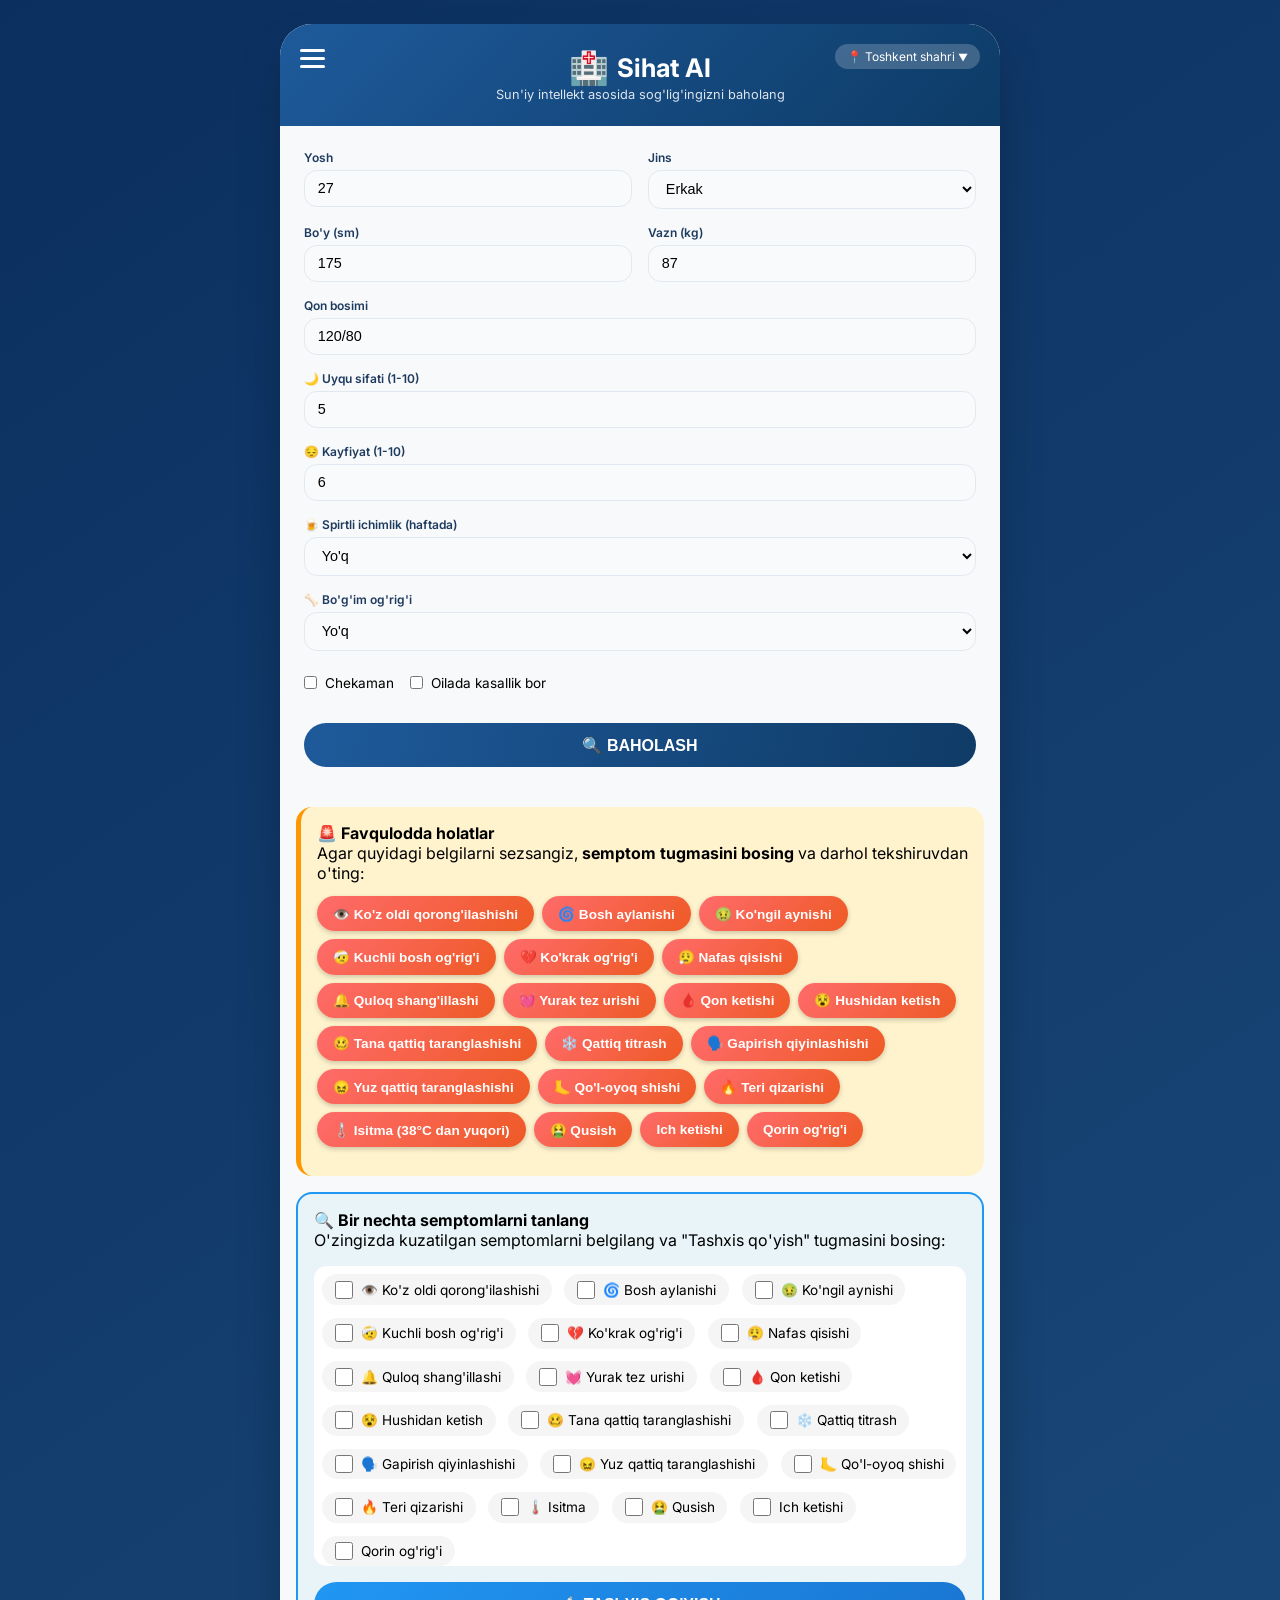
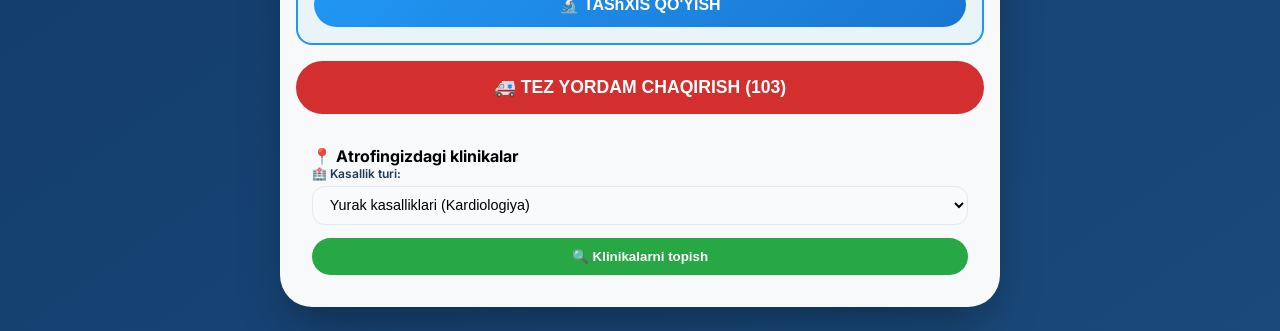
<file: frontend/index.html>
<!DOCTYPE html>
<html lang="uz">
<head>
    <meta charset="UTF-8">
    <meta name="viewport" content="width=device-width, initial-scale=1.0">
    <title>Sihat AI - Sog'liqni baholash</title>
    <link rel="preconnect" href="https://fonts.googleapis.com">
    <link rel="preconnect" href="https://fonts.gstatic.com" crossorigin>
    <link href="https://fonts.googleapis.com/css2?family=Inter:wght@300;400;600;700&display=swap" rel="stylesheet">
    <link rel="stylesheet" href="style.css">
</head>
<body>
    <div class="app-container">
        <div class="health-card">
            <!-- HEADER QISMI -->
            <div class="header">
                <div class="menu-icon" onclick="toggleMenu()">
                    <div class="bar"></div>
                    <div class="bar"></div>
                    <div class="bar"></div>
                </div>

                <div id="regionMenu" class="region-menu" style="display: none;">
                    <div class="region-list">
                        <h4>📍 Viloyatingizni tanlang</h4>
                        <button onclick="selectRegion('Toshkent shahri')">Toshkent shahri</button>
                        <button onclick="selectRegion('Qoraqalpog‘iston')">Qoraqalpog‘iston</button>
                        <button onclick="selectRegion('Andijon')">Andijon viloyati</button>
                        <button onclick="selectRegion('Buxoro')">Buxoro viloyati</button>
                        <button onclick="selectRegion('Jizzax')">Jizzax viloyati</button>
                        <button onclick="selectRegion('Qashqadaryo')">Qashqadaryo viloyati</button>
                        <button onclick="selectRegion('Navoiy')">Navoiy viloyati</button>
                        <button onclick="selectRegion('Namangan')">Namangan viloyati</button>
                        <button onclick="selectRegion('Samarqand')">Samarqand viloyati</button>
                        <button onclick="selectRegion('Surxondaryo')">Surxondaryo viloyati</button>
                        <button onclick="selectRegion('Sirdaryo')">Sirdaryo viloyati</button>
                        <button onclick="selectRegion('Toshkent')">Toshkent viloyati</button>
                        <button onclick="selectRegion('Farg‘ona')">Farg‘ona viloyati</button>
                        <button onclick="selectRegion('Xorazm')">Xorazm viloyati</button>
                    </div>
                </div>

                <div class="logo">
                    <span class="logo-icon">🏥</span>
                    <span class="logo-text">Sihat AI</span>
                </div>
                <p class="tagline" id="tagline">Sun'iy intellekt asosida sog'lig'ingizni baholang</p>
            </div>

            <!-- FORMA QISMI -->
            <form id="healthForm" class="health-form">
                <div class="form-row">
                    <div class="form-group">
                        <label id="ageLabel">Yosh</label>
                        <input type="number" id="age" value="27" required>
                    </div>
                    <div class="form-group">
                        <label id="genderLabel">Jins</label>
                        <select id="gender">
                            <option value="male" id="maleOption">Erkak</option>
                            <option value="female" id="femaleOption">Ayol</option>
                        </select>
                    </div>
                </div>

                <div class="form-row">
                    <div class="form-group">
                        <label id="heightLabel">Bo'y (sm)</label>
                        <input type="number" id="height" value="175" required>
                    </div>
                    <div class="form-group">
                        <label id="weightLabel">Vazn (kg)</label>
                        <input type="number" id="weight" value="87" required>
                    </div>
                </div>

                <div class="form-group">
                    <label id="bpLabel">Qon bosimi</label>
                    <input type="text" id="bloodPressure" placeholder="120/80" value="120/80">
                </div>

                <div class="form-group">
                    <label id="sleepLabel">🌙 Uyqu sifati (1-10)</label>
                    <input type="number" id="sleepQuality" min="1" max="10" value="5" required>
                </div>

                <div class="form-group">
                    <label id="moodLabel">😔 Kayfiyat (1-10)</label>
                    <input type="number" id="mood" min="1" max="10" value="6" required>
                </div>

                <div class="form-group">
                    <label id="alcoholLabel">🍺 Spirtli ichimlik (haftada)</label>
                    <select id="alcohol">
                        <option value="0">Yo'q</option>
                        <option value="1">1-2 marta</option>
                        <option value="2">3-5 marta</option>
                        <option value="3">Har kuni</option>
                    </select>
                </div>

                <div class="form-group">
                    <label id="jointLabel">🦴 Bo'g'im og'rig'i</label>
                    <select id="jointPain">
                        <option value="0">Yo'q</option>
                        <option value="1">Ba'zida</option>
                        <option value="2">Doimiy</option>
                    </select>
                </div>

                <div class="checkbox-group">
                    <label class="checkbox-label">
                        <input type="checkbox" id="smoking"> <span id="smokingLabel">Chekaman</span>
                    </label>
                    <label class="checkbox-label">
                        <input type="checkbox" id="familyHistory"> <span id="familyLabel">Oilada kasallik bor</span>
                    </label>
                </div>

                <button type="submit" class="btn-primary" id="submitBtn">🔍 BAHOLASH</button>
            </form>

            <!-- FAVQULODDA HOLATLAR BO'LIMI -->
<div class="emergency-section">
    <h4>🚨 Favqulodda holatlar</h4>
    <p>Agar quyidagi belgilarni sezsangiz, <strong>semptom tugmasini bosing</strong> va darhol tekshiruvdan o'ting:</p>
    <div class="symptoms-grid">
        <button class="symptom-btn" onclick="checkSymptom('koz_qorongilashishi')">👁️ Ko'z oldi qorong'ilashishi</button>
        <button class="symptom-btn" onclick="checkSymptom('bosh_aylanishi')">🌀 Bosh aylanishi</button>
        <button class="symptom-btn" onclick="checkSymptom('kongil_aynishi')">🤢 Ko'ngil aynishi</button>
        <button class="symptom-btn" onclick="checkSymptom('kuchli_bosh_ogrigi')">🤕 Kuchli bosh og'rig'i</button>
        <button class="symptom-btn" onclick="checkSymptom('kokrak_ogrigi')">💔 Ko'krak og'rig'i</button>
        <button class="symptom-btn" onclick="checkSymptom('nafas_qisishi')">😮‍💨 Nafas qisishi</button>
        <button class="symptom-btn" onclick="checkSymptom('qulog_shangillashi')">🔔 Quloq shang'illashi</button>
        <button class="symptom-btn" onclick="checkSymptom('yurak_urishi')">💓 Yurak tez urishi</button>
        <button class="symptom-btn" onclick="checkSymptom('qon_ketishi')">🩸 Qon ketishi</button>
        <button class="symptom-btn" onclick="checkSymptom('hushidan_ketish')">😵 Hushidan ketish</button>
        <button class="symptom-btn" onclick="checkSymptom('tana_tirishishi')">🥴 Tana qattiq taranglashishi</button>
        <button class="symptom-btn" onclick="checkSymptom('qattiq_titrash')">❄️ Qattiq titrash</button>
        <button class="symptom-btn" onclick="checkSymptom('gapirish_qiyinlashi')">🗣️ Gapirish qiyinlashishi</button>
        <button class="symptom-btn" onclick="checkSymptom('yuz_tirishishi')">😖 Yuz qattiq taranglashishi</button>
        <button class="symptom-btn" onclick="checkSymptom('qol_oyoq_shishi')">🦶 Qo'l-oyoq shishi</button>
        <button class="symptom-btn" onclick="checkSymptom('teri_qizarishi')">🔥 Teri qizarishi</button>
        <button class="symptom-btn" onclick="checkSymptom('isitma')">🌡️ Isitma (38°C dan yuqori)</button>
        <button class="symptom-btn" onclick="checkSymptom('qusish')">🤮 Qusish</button>
        <button class="symptom-btn" onclick="checkSymptom('ich_ketishi')"> Ich ketishi</button>
        <button class="symptom-btn" onclick="checkSymptom('qorin_ogrigi')"> Qorin og'rig'i</button>
    </div>
    <div id="symptomResult" class="symptom-result" style="display: none;"></div>
</div>

<!-- BIR NECHTA SEMPTOMLARNI TANLASH TIZIMI -->
<div class="multi-symptom-section">
    <h4>🔍 Bir nechta semptomlarni tanlang</h4>
    <p>O'zingizda kuzatilgan semptomlarni belgilang va "Tashxis qo'yish" tugmasini bosing:</p>
    <div class="multi-symptoms-grid">
        <label class="multi-symptom-checkbox">
            <input type="checkbox" class="symptom-checkbox" value="koz_qorongilashishi"> 👁️ Ko'z oldi qorong'ilashishi
        </label>
        <label class="multi-symptom-checkbox">
            <input type="checkbox" class="symptom-checkbox" value="bosh_aylanishi"> 🌀 Bosh aylanishi
        </label>
        <label class="multi-symptom-checkbox">
            <input type="checkbox" class="symptom-checkbox" value="kongil_aynishi"> 🤢 Ko'ngil aynishi
        </label>
        <label class="multi-symptom-checkbox">
            <input type="checkbox" class="symptom-checkbox" value="kuchli_bosh_ogrigi"> 🤕 Kuchli bosh og'rig'i
        </label>
        <label class="multi-symptom-checkbox">
            <input type="checkbox" class="symptom-checkbox" value="kokrak_ogrigi"> 💔 Ko'krak og'rig'i
        </label>
        <label class="multi-symptom-checkbox">
            <input type="checkbox" class="symptom-checkbox" value="nafas_qisishi"> 😮‍💨 Nafas qisishi
        </label>
        <label class="multi-symptom-checkbox">
            <input type="checkbox" class="symptom-checkbox" value="qulog_shangillashi"> 🔔 Quloq shang'illashi
        </label>
        <label class="multi-symptom-checkbox">
            <input type="checkbox" class="symptom-checkbox" value="yurak_urishi"> 💓 Yurak tez urishi
        </label>
        <label class="multi-symptom-checkbox">
            <input type="checkbox" class="symptom-checkbox" value="qon_ketishi"> 🩸 Qon ketishi
        </label>
        <label class="multi-symptom-checkbox">
            <input type="checkbox" class="symptom-checkbox" value="hushidan_ketish"> 😵 Hushidan ketish
        </label>
        <label class="multi-symptom-checkbox">
            <input type="checkbox" class="symptom-checkbox" value="tana_tirishishi"> 🥴 Tana qattiq taranglashishi
        </label>
        <label class="multi-symptom-checkbox">
            <input type="checkbox" class="symptom-checkbox" value="qattiq_titrash"> ❄️ Qattiq titrash
        </label>
        <label class="multi-symptom-checkbox">
            <input type="checkbox" class="symptom-checkbox" value="gapirish_qiyinlashi"> 🗣️ Gapirish qiyinlashishi
        </label>
        <label class="multi-symptom-checkbox">
            <input type="checkbox" class="symptom-checkbox" value="yuz_tirishishi"> 😖 Yuz qattiq taranglashishi
        </label>
        <label class="multi-symptom-checkbox">
            <input type="checkbox" class="symptom-checkbox" value="qol_oyoq_shishi"> 🦶 Qo'l-oyoq shishi
        </label>
        <label class="multi-symptom-checkbox">
            <input type="checkbox" class="symptom-checkbox" value="teri_qizarishi"> 🔥 Teri qizarishi
        </label>
        <label class="multi-symptom-checkbox">
            <input type="checkbox" class="symptom-checkbox" value="isitma"> 🌡️ Isitma
        </label>
        <label class="multi-symptom-checkbox">
            <input type="checkbox" class="symptom-checkbox" value="qusish"> 🤮 Qusish
        </label>
        <label class="multi-symptom-checkbox">
            <input type="checkbox" class="symptom-checkbox" value="ich_ketishi">  Ich ketishi
        </label>
        <label class="multi-symptom-checkbox">
            <input type="checkbox" class="symptom-checkbox" value="qorin_ogrigi">  Qorin og'rig'i
        </label>
    </div>
    <button class="diagnose-btn" onclick="diagnoseMultipleSymptoms()">🔬 TAShXIS QO'YISH</button>
    <div id="multiDiagnosisResult" class="multi-diagnosis-result" style="display: none;"></div>
</div>
<!-- TEZ YORDAM TUGMASI -->
<div class="ambulance-section">
    <button id="ambulanceBtn" class="ambulance-btn" onclick="callAmbulance()">
        🚑 TEZ YORDAM CHAQIRISH (103)
    </button>
    <div id="ambulanceResult" class="ambulance-result" style="display: none;"></div>
</div>

            <!-- LOKATSIYA BO'LIMI -->
            <div class="location-finder">
                <h4 id="locationTitle">📍 Atrofingizdagi klinikalar</h4>
                <div class="form-group">
                    <label id="specialtyLabel">🏥 Kasallik turi:</label>
                    <select id="specialtySelect">
                        <option value="kardiologiya">Yurak kasalliklari (Kardiologiya)</option>
                        <option value="endokrinologiya">Diabet va endokrin kasalliklar</option>
                        <option value="nevrologiya">Nevrologiya (asab tizimi)</option>
                    </select>
                </div>
                <button type="button" onclick="findClinics()" class="clinic-btn">🔍 Klinikalarni topish</button>
                <div id="clinicResults" class="clinic-results" style="display: none;"></div>
            </div>

            <!-- NATIJA BO'LIMI -->
            <div id="result" class="result-card" style="display: none;">
                <div class="result-header">
                    <span id="resultTitle">📊 Sog'liq hisoboti</span>
                </div>
                <div id="resultContent"></div>
            </div>
        </div>
    </div>
    <script src="script.js"></script>
</body>
</html>
</file>
<file: frontend/style.css>
* {
    margin: 0;
    padding: 0;
    box-sizing: border-box;
}

body {
    font-family: 'Inter', sans-serif;
    background: linear-gradient(145deg, #0B2F5F 0%, #1A4A7A 100%);
    min-height: 100vh;
    padding: 1.5rem;
    display: flex;
    align-items: center;
    justify-content: center;
}

.app-container {
    width: 100%;
    max-width: 720px;
    margin: 0 auto;
}

.health-card {
    background: rgba(255, 255, 255, 0.97);
    border-radius: 2rem;
    box-shadow: 0 25px 50px -12px rgba(0, 0, 0, 0.35);
    overflow: hidden;
}

.header {
    background: linear-gradient(135deg, #1E5A9B 0%, #0D3B66 100%);
    padding: 1rem 2rem 1.5rem 2rem;
    text-align: center;
    position: relative;
}

.menu-icon {
    position: absolute;
    top: 20px;
    left: 20px;
    cursor: pointer;
    z-index: 100;
}

.bar {
    width: 25px;
    height: 3px;
    background-color: white;
    margin: 5px 0;
    border-radius: 3px;
}

.region-menu {
    position: absolute;
    top: 60px;
    left: 20px;
    background: white;
    border-radius: 12px;
    box-shadow: 0 10px 30px rgba(0,0,0,0.2);
    z-index: 101;
    width: 250px;
    max-height: 400px;
    overflow-y: auto;
    padding: 10px 0;
}

.region-list {
    display: flex;
    flex-direction: column;
}

.region-list h4 {
    padding: 10px 15px;
    margin: 0;
    color: #1E3A5F;
    border-bottom: 1px solid #eee;
}

.region-list button {
    background: none;
    border: none;
    text-align: left;
    padding: 10px 15px;
    cursor: pointer;
    font-size: 14px;
    transition: background 0.2s;
    color: #333;
}

.region-list button:hover {
    background: #f0f0f0;
}

.selected-region-badge {
    position: absolute;
    top: 20px;
    right: 20px;
    background: rgba(255,255,255,0.2);
    padding: 5px 12px;
    border-radius: 20px;
    font-size: 12px;
    color: white;
    cursor: pointer;
}

.logo {
    display: flex;
    align-items: center;
    justify-content: center;
    gap: 0.5rem;
    margin-top: 0.5rem;
}

.logo-icon {
    font-size: 2rem;
}

.logo-text {
    font-size: 1.6rem;
    font-weight: 700;
    color: white;
}

.tagline {
    color: rgba(255, 255, 255, 0.85);
    font-size: 0.8rem;
}

.health-form {
    padding: 1.5rem;
    display: flex;
    flex-direction: column;
    gap: 1rem;
}

.form-row {
    display: flex;
    gap: 1rem;
    flex-wrap: wrap;
}

.form-group {
    flex: 1;
    min-width: 130px;
}

.form-group label {
    display: block;
    font-size: 0.75rem;
    font-weight: 600;
    color: #1E3A5F;
    margin-bottom: 0.3rem;
}

.form-group input,
.form-group select {
    width: 100%;
    padding: 0.6rem 0.8rem;
    border: 1.5px solid #E2E8F0;
    border-radius: 0.8rem;
    font-size: 0.9rem;
    background-color: #F9FAFB;
}

.checkbox-group {
    display: flex;
    flex-wrap: wrap;
    gap: 1rem;
    margin: 0.5rem 0;
}

.checkbox-label {
    display: flex;
    align-items: center;
    gap: 0.5rem;
    font-size: 0.85rem;
    cursor: pointer;
}

.btn-primary {
    background: linear-gradient(105deg, #1E5A9B, #0F3B66);
    border: none;
    padding: 0.8rem;
    border-radius: 2rem;
    font-weight: 700;
    font-size: 1rem;
    color: white;
    cursor: pointer;
    margin-top: 0.5rem;
}

.btn-primary:hover {
    transform: translateY(-2px);
}

/* Favqulodda holatlar */
.emergency-section {
    background: #fff3cd;
    padding: 1rem;
    margin: 1rem;
    border-radius: 1rem;
    border-left: 5px solid #ff9800;
}

.symptoms-grid {
    display: flex;
    flex-wrap: wrap;
    gap: 0.5rem;
    margin: 0.8rem 0;
}

.symptom-btn {
    background: #ff9800;
    border: none;
    padding: 0.5rem 1rem;
    border-radius: 2rem;
    color: white;
    cursor: pointer;
    font-size: 0.85rem;
    transition: all 0.2s;
}

.symptom-btn:hover {
    background: #f57c00;
    transform: scale(1.02);
}

.symptom-result {
    background: white;
    padding: 1rem;
    border-radius: 0.8rem;
    margin-top: 0.8rem;
}

.symptom-high-risk {
    background: #ffebee;
    border-left: 4px solid #d32f2f;
    padding: 0.8rem;
    border-radius: 0.5rem;
}

/* Tez yordam */
.ambulance-section {
    margin: 1rem;
}

.ambulance-btn {
    background: #d32f2f;
    color: white;
    border: none;
    padding: 1rem;
    border-radius: 2rem;
    font-size: 1.1rem;
    font-weight: bold;
    cursor: pointer;
    width: 100%;
    transition: all 0.2s;
    animation: pulse 1.5s infinite;
}

.ambulance-btn:hover {
    background: #b71c1c;
    transform: scale(1.02);
}

@keyframes pulse {
    0% { transform: scale(1); }
    50% { transform: scale(1.02); background: #f44336; }
    100% { transform: scale(1); }
}

.ambulance-result {
    margin-top: 1rem;
    padding: 1rem;
    background: #e8f5e9;
    border-radius: 0.8rem;
}

/* Lokatsiya */
.location-finder {
    background: #f8f9fa;
    padding: 1rem;
    margin: 1rem;
    border-radius: 1rem;
}

.clinic-btn {
    background: #28a745;
    width: 100%;
    padding: 0.7rem;
    border: none;
    border-radius: 2rem;
    color: white;
    font-weight: 600;
    cursor: pointer;
    margin-top: 0.8rem;
}

.clinic-btn:hover {
    background: #218838;
}

.clinic-results {
    margin-top: 1rem;
}

.clinic-item {
    background: white;
    padding: 0.8rem;
    margin: 0.5rem 0;
    border-radius: 0.5rem;
    border-left: 4px solid #28a745;
}

.result-card {
    margin: 1rem;
    background: #F8FAFE;
    border-radius: 1rem;
    padding: 1rem;
}

.risk-high { background: #FFEDED; border-left: 4px solid #D32F2F; padding: 0.8rem; margin-bottom: 1rem; }
.risk-medium { background: #FFF3E0; border-left: 4px solid #F57C00; padding: 0.8rem; margin-bottom: 1rem; }
.risk-low { background: #E8F5E9; border-left: 4px solid #2E7D32; padding: 0.8rem; margin-bottom: 1rem; }

.recommendation {
    background: white;
    padding: 0.7rem;
    margin: 0.7rem 0;
    border-radius: 0.8rem;
    display: flex;
    gap: 0.5rem;
}

.loading-spinner {
    display: flex;
    justify-content: center;
    align-items: center;
    gap: 0.6rem;
    padding: 1.5rem;
}

.spinner {
    width: 24px;
    height: 24px;
    border: 3px solid #E2E8F0;
    border-top: 3px solid #1E5A9B;
    border-radius: 50%;
    animation: spin 0.8s linear infinite;
}

@keyframes spin {
    0% { transform: rotate(0deg); }
    100% { transform: rotate(360deg); }
}

/* Responsive */
@media (max-width: 550px) {
    body { padding: 1rem; }
    .health-form { padding: 1rem; }
    .form-row { flex-direction: column; gap: 0.8rem; }
    .symptoms-grid { gap: 0.3rem; }
    .symptom-btn { padding: 0.3rem 0.7rem; font-size: 0.7rem; }
}
/* Favqulodda holatlar tugmalari - yangi rang */
.symptom-btn {
    background: linear-gradient(135deg, #ff6b6b, #ee5a24);
    border: none;
    padding: 0.6rem 1rem;
    border-radius: 2rem;
    color: white;
    cursor: pointer;
    font-size: 0.85rem;
    font-weight: 600;
    transition: all 0.2s;
    box-shadow: 0 2px 5px rgba(0,0,0,0.2);
}

.symptom-btn:hover {
    transform: translateY(-2px);
    box-shadow: 0 4px 10px rgba(0,0,0,0.3);
    background: linear-gradient(135deg, #ff4757, #ff6b6b);
}

.symptom-btn:active {
    transform: translateY(1px);
}

/* Semptom natija qismi - kasallik asoratlari uchun */
.symptom-result {
    background: #f0f8ff;
    padding: 1rem;
    border-radius: 1rem;
    margin-top: 1rem;
    border: 1px solid #ddd;
}

.symptom-high-risk {
    background: #fff0f0;
    border-left: 5px solid #d32f2f;
    padding: 1rem;
    border-radius: 0.8rem;
    margin-bottom: 0.5rem;
}

.symptom-medium-risk {
    background: #fff8e1;
    border-left: 5px solid #ff9800;
    padding: 1rem;
    border-radius: 0.8rem;
    margin-bottom: 0.5rem;
}

.symptom-low-risk {
    background: #e8f5e9;
    border-left: 5px solid #4caf50;
    padding: 1rem;
    border-radius: 0.8rem;
    margin-bottom: 0.5rem;
}

.complications {
    margin-top: 0.8rem;
    padding: 0.8rem;
    background: #fff3cd;
    border-radius: 0.5rem;
    border-left: 3px solid #ff9800;
}

.complications strong {
    color: #856404;
}
/* Bir nechta semptomlarni tanlash tizimi */
.multi-symptom-section {
    background: #e8f4f8;
    padding: 1rem;
    margin: 1rem;
    border-radius: 1rem;
    border: 2px solid #2196f3;
}

.multi-symptoms-grid {
    display: flex;
    flex-wrap: wrap;
    gap: 0.8rem;
    margin: 1rem 0;
    max-height: 300px;
    overflow-y: auto;
    padding: 0.5rem;
    background: white;
    border-radius: 0.8rem;
}

.multi-symptom-checkbox {
    display: flex;
    align-items: center;
    gap: 0.5rem;
    font-size: 0.85rem;
    background: #f5f5f5;
    padding: 0.4rem 0.8rem;
    border-radius: 2rem;
    cursor: pointer;
    transition: all 0.2s;
}

.multi-symptom-checkbox:hover {
    background: #2196f3;
    color: white;
}

.multi-symptom-checkbox input {
    width: 18px;
    height: 18px;
    cursor: pointer;
}

.diagnose-btn {
    background: linear-gradient(135deg, #2196f3, #1976d2);
    border: none;
    padding: 0.8rem 1.5rem;
    border-radius: 2rem;
    color: white;
    font-weight: bold;
    font-size: 1rem;
    cursor: pointer;
    width: 100%;
    transition: all 0.2s;
}

.diagnose-btn:hover {
    transform: translateY(-2px);
    box-shadow: 0 4px 10px rgba(0,0,0,0.2);
}

.multi-diagnosis-result {
    margin-top: 1rem;
    padding: 1rem;
    background: white;
    border-radius: 0.8rem;
    border-left: 5px solid #2196f3;
}

.diagnosis-disease {
    background: #e3f2fd;
    padding: 0.8rem;
    margin: 0.5rem 0;
    border-radius: 0.5rem;
}

.diagnosis-high-risk {
    border-left: 4px solid #d32f2f;
    background: #ffebee;
}

.diagnosis-medium-risk {
    border-left: 4px solid #ff9800;
    background: #fff3e0;
}

.diagnosis-low-risk {
    border-left: 4px solid #4caf50;
    background: #e8f5e9;
}
</file>
